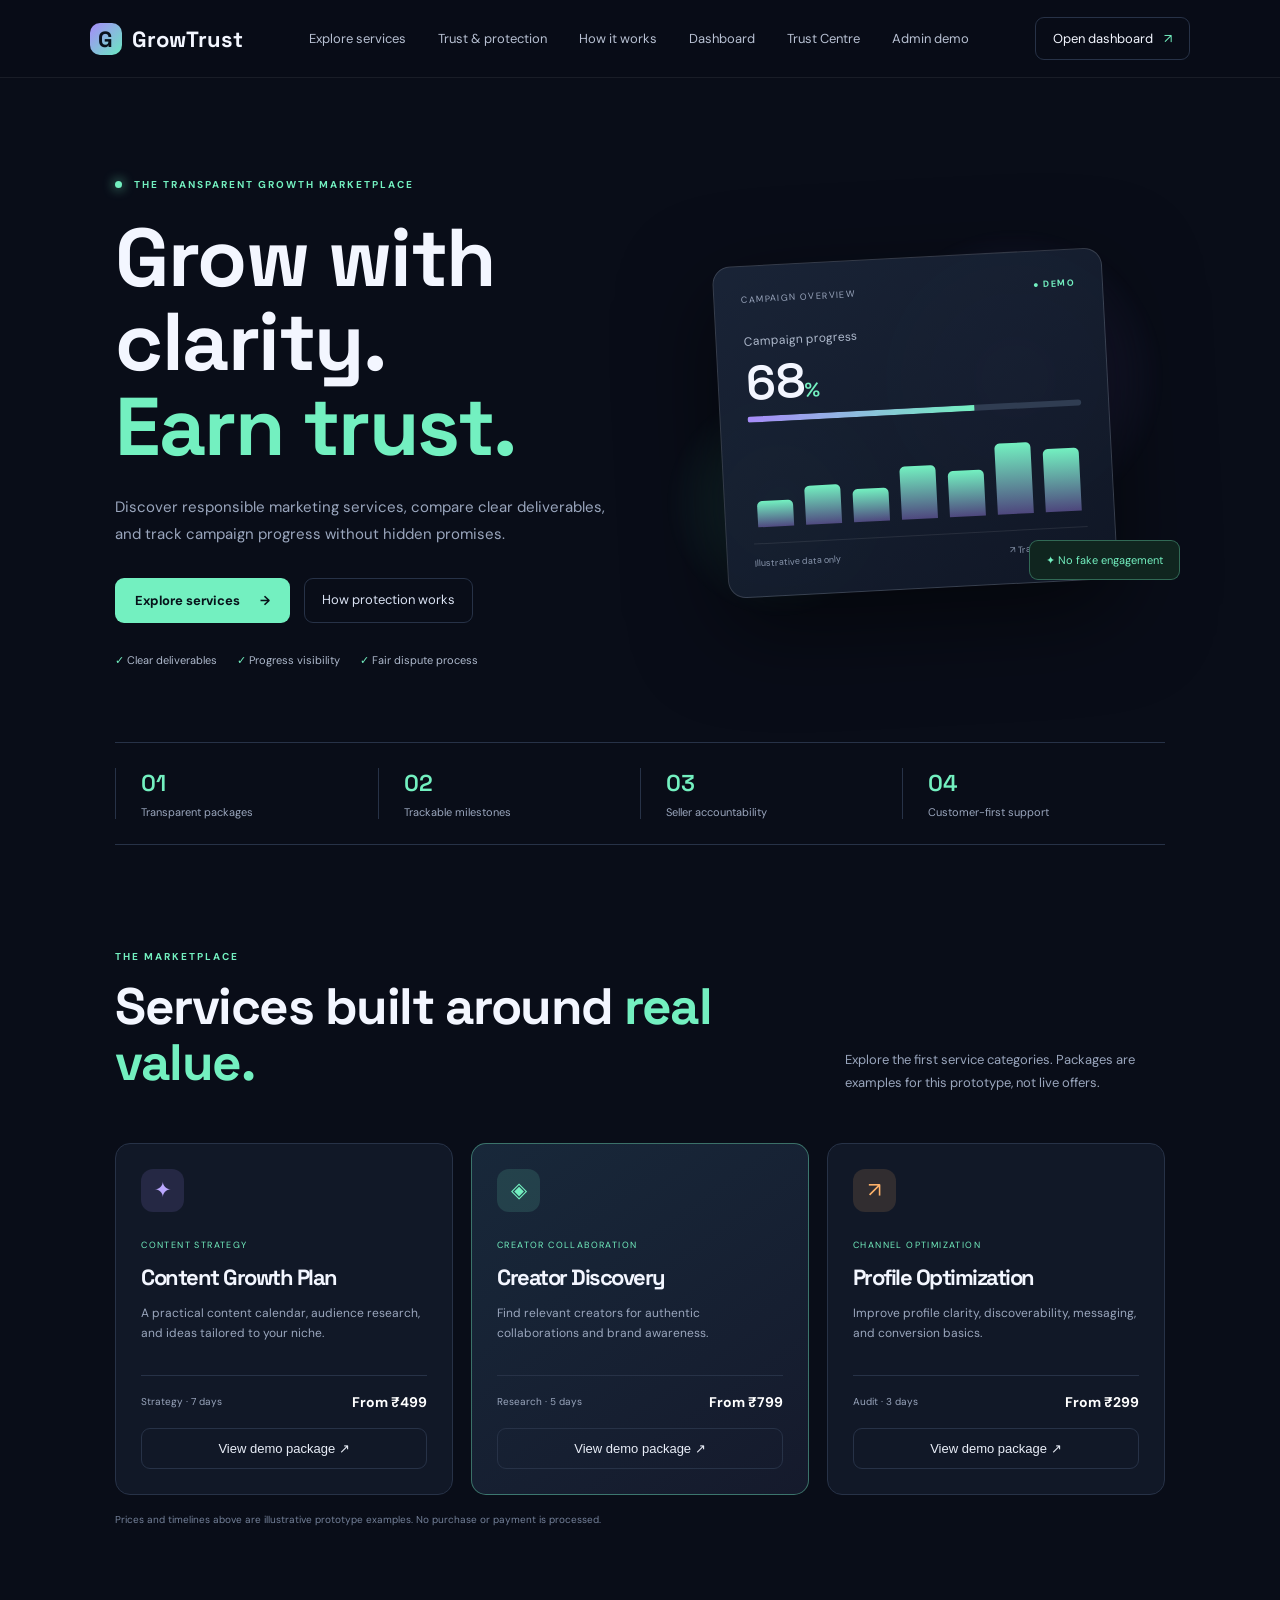
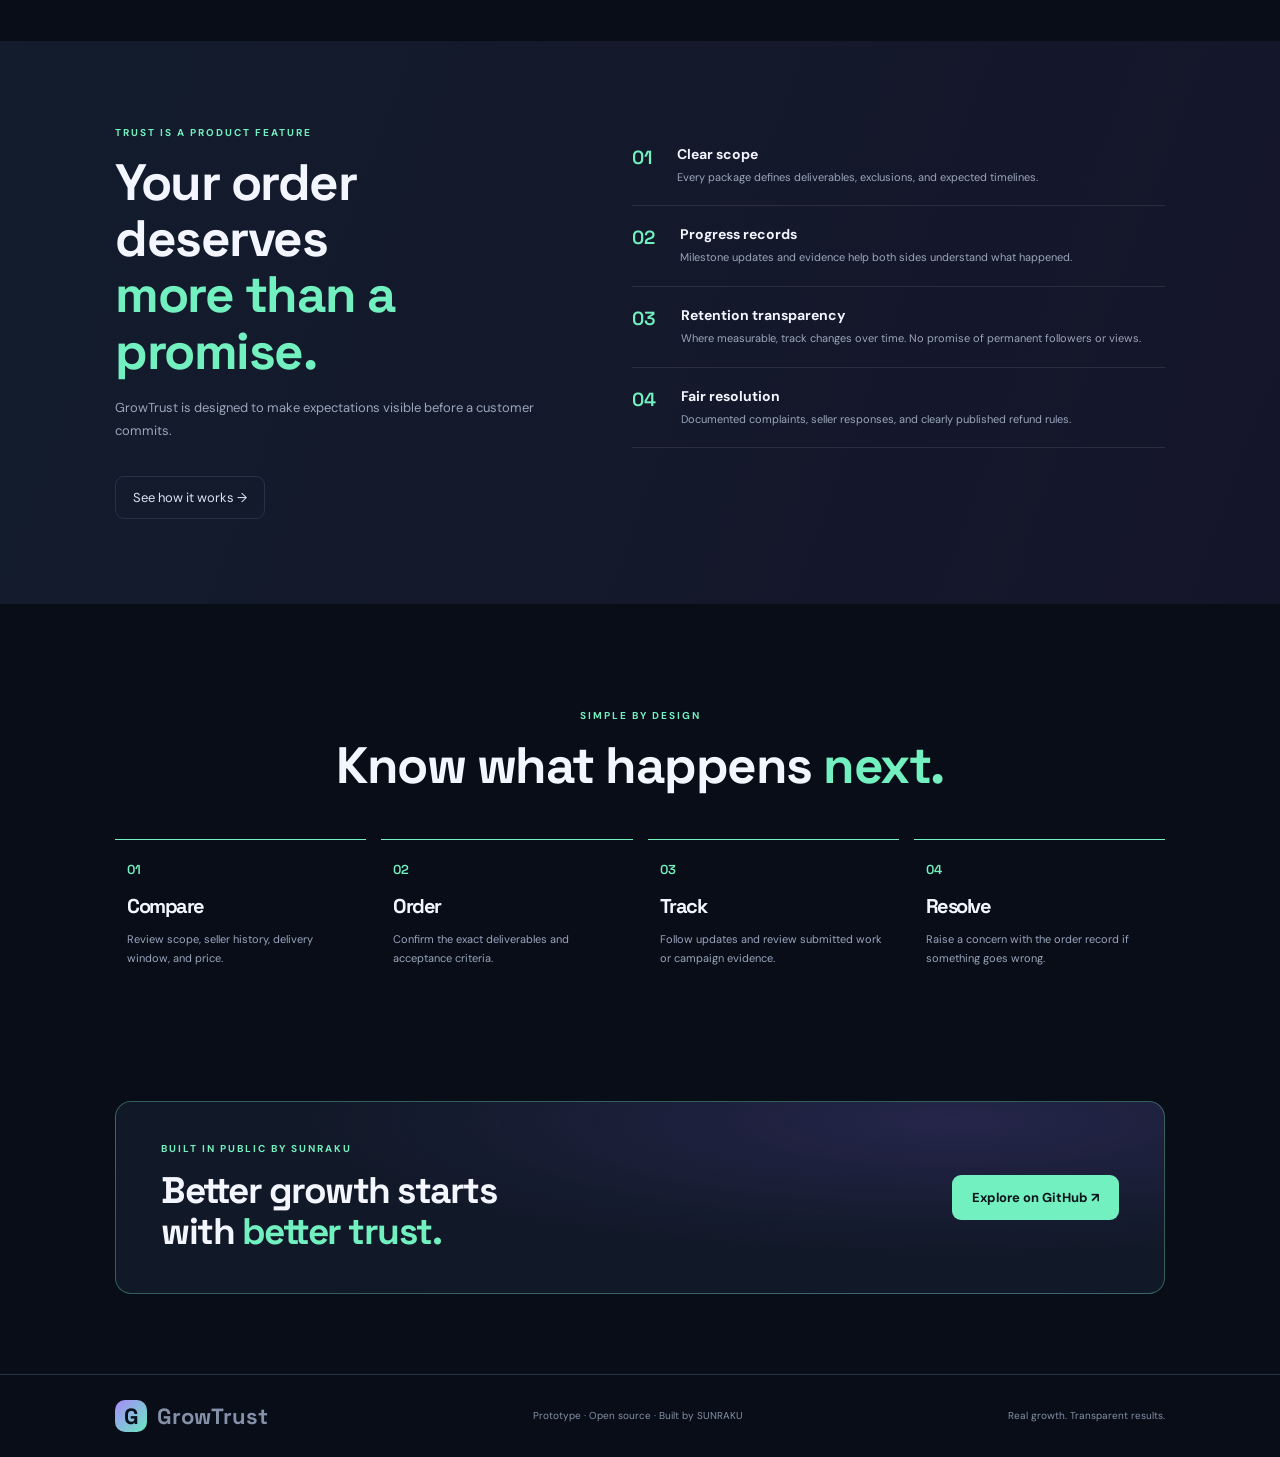
<file: index.html>
<!doctype html>
<html lang="en">
<head>
<meta charset="utf-8"><meta name="viewport" content="width=device-width,initial-scale=1">
<meta name="theme-color" content="#090d18"><meta name="description" content="GrowTrust — a transparent marketplace for compliant social media growth and digital marketing services.">
<title>GrowTrust — Real Growth. Transparent Results.</title><link rel="stylesheet" href="styles.css">
</head>
<body>
<header class="topbar"><a class="brand" href="#"><span class="brand-mark">G</span> GrowTrust</a><nav><a href="#services">Explore services</a><a href="#protection">Trust & protection</a><a href="#how">How it works</a><a href="dashboard.html">Dashboard</a><a href="trust.html">Trust Centre</a><a href="admin.html">Admin demo</a></nav><a class="nav-cta" href="dashboard.html">Open dashboard <span>↗</span></a></header>
<main>
<section class="hero"><div class="hero-copy"><div class="eyebrow"><i></i> THE TRANSPARENT GROWTH MARKETPLACE</div><h1>Grow with clarity.<br><em>Earn trust.</em></h1><p>Discover responsible marketing services, compare clear deliverables, and track campaign progress without hidden promises.</p><div class="hero-actions"><a class="primary" href="#services">Explore services <span>→</span></a><a class="secondary" href="#protection">How protection works</a></div><div class="proof"><span>✓ Clear deliverables</span><span>✓ Progress visibility</span><span>✓ Fair dispute process</span></div></div><div class="hero-visual"><div class="orb orb-a"></div><div class="orb orb-b"></div><div class="growth-card"><div class="card-top"><span>CAMPAIGN OVERVIEW</span><b class="live">● DEMO</b></div><div class="metric-label">Campaign progress</div><div class="metric">68<span>%</span></div><div class="progress"><i></i></div><div class="chart"><span style="height:28%"></span><span style="height:42%"></span><span style="height:35%"></span><span style="height:57%"></span><span style="height:49%"></span><span style="height:76%"></span><span style="height:68%"></span></div><div class="card-foot"><span>Illustrative data only</span><span>↗ Tracking preview</span></div></div><div class="float-tag">✦ No fake engagement</div></div></section>
<section class="stats"><div><strong>01</strong><span>Transparent packages</span></div><div><strong>02</strong><span>Trackable milestones</span></div><div><strong>03</strong><span>Seller accountability</span></div><div><strong>04</strong><span>Customer-first support</span></div></section>
<section class="section" id="services"><div class="section-head"><div><div class="eyebrow">THE MARKETPLACE</div><h2>Services built around <em>real value.</em></h2></div><p>Explore the first service categories. Packages are examples for this prototype, not live offers.</p></div><div class="services">
<article class="service"><div class="service-icon purple">✦</div><div class="tag">CONTENT STRATEGY</div><h3>Content Growth Plan</h3><p>A practical content calendar, audience research, and ideas tailored to your niche.</p><div class="service-bottom"><span>Strategy · 7 days</span><b>From ₹499</b></div><button class="outline order" data-service="Content Growth Plan">View demo package ↗</button></article>
<article class="service featured"><div class="service-icon mint">◈</div><div class="tag">CREATOR COLLABORATION</div><h3>Creator Discovery</h3><p>Find relevant creators for authentic collaborations and brand awareness.</p><div class="service-bottom"><span>Research · 5 days</span><b>From ₹799</b></div><button class="outline order" data-service="Creator Discovery">View demo package ↗</button></article>
<article class="service"><div class="service-icon orange">↗</div><div class="tag">CHANNEL OPTIMIZATION</div><h3>Profile Optimization</h3><p>Improve profile clarity, discoverability, messaging, and conversion basics.</p><div class="service-bottom"><span>Audit · 3 days</span><b>From ₹299</b></div><button class="outline order" data-service="Profile Optimization">View demo package ↗</button></article>
</div><p class="fineprint">Prices and timelines above are illustrative prototype examples. No purchase or payment is processed.</p></section>
<section class="protection" id="protection"><div class="protection-copy"><div class="eyebrow">TRUST IS A PRODUCT FEATURE</div><h2>Your order deserves<br><em>more than a promise.</em></h2><p>GrowTrust is designed to make expectations visible before a customer commits.</p><a class="secondary light" href="#how">See how it works →</a></div><div class="protection-list"><div><b>01</b><span><strong>Clear scope</strong><small>Every package defines deliverables, exclusions, and expected timelines.</small></span></div><div><b>02</b><span><strong>Progress records</strong><small>Milestone updates and evidence help both sides understand what happened.</small></span></div><div><b>03</b><span><strong>Retention transparency</strong><small>Where measurable, track changes over time. No promise of permanent followers or views.</small></span></div><div><b>04</b><span><strong>Fair resolution</strong><small>Documented complaints, seller responses, and clearly published refund rules.</small></span></div></div></section>
<section class="section how" id="how"><div class="eyebrow">SIMPLE BY DESIGN</div><h2>Know what happens <em>next.</em></h2><div class="steps"><div><b>01</b><h3>Compare</h3><p>Review scope, seller history, delivery window, and price.</p></div><div><b>02</b><h3>Order</h3><p>Confirm the exact deliverables and acceptance criteria.</p></div><div><b>03</b><h3>Track</h3><p>Follow updates and review submitted work or campaign evidence.</p></div><div><b>04</b><h3>Resolve</h3><p>Raise a concern with the order record if something goes wrong.</p></div></div></section>
<section class="cta"><div><div class="eyebrow">BUILT IN PUBLIC BY SUNRAKU</div><h2>Better growth starts<br>with <em>better trust.</em></h2></div><a class="primary" href="https://github.com/shanraku/growtrust" target="_blank" rel="noopener">Explore on GitHub ↗</a></section>
</main>
<footer><a class="brand" href="#"><span class="brand-mark">G</span> GrowTrust</a><span>Prototype · Open source · Built by SUNRAKU</span><span>Real growth. Transparent results.</span></footer>
<dialog id="orderDialog"><form method="dialog" class="dialog-card"><button class="close" aria-label="Close">×</button><div class="eyebrow">DEMO REQUEST</div><h2 id="dialogTitle">Service name</h2><p>This is a frontend prototype. No payment will be taken and no service will be delivered.</p><label for="email">Your email (optional)</label><input id="email" type="email" placeholder="you@example.com"><button class="primary" id="saveDemo" type="button">Save demo request</button><small id="dialogStatus" aria-live="polite"></small></form></dialog>
<script src="app.js"></script></body></html>
</file>
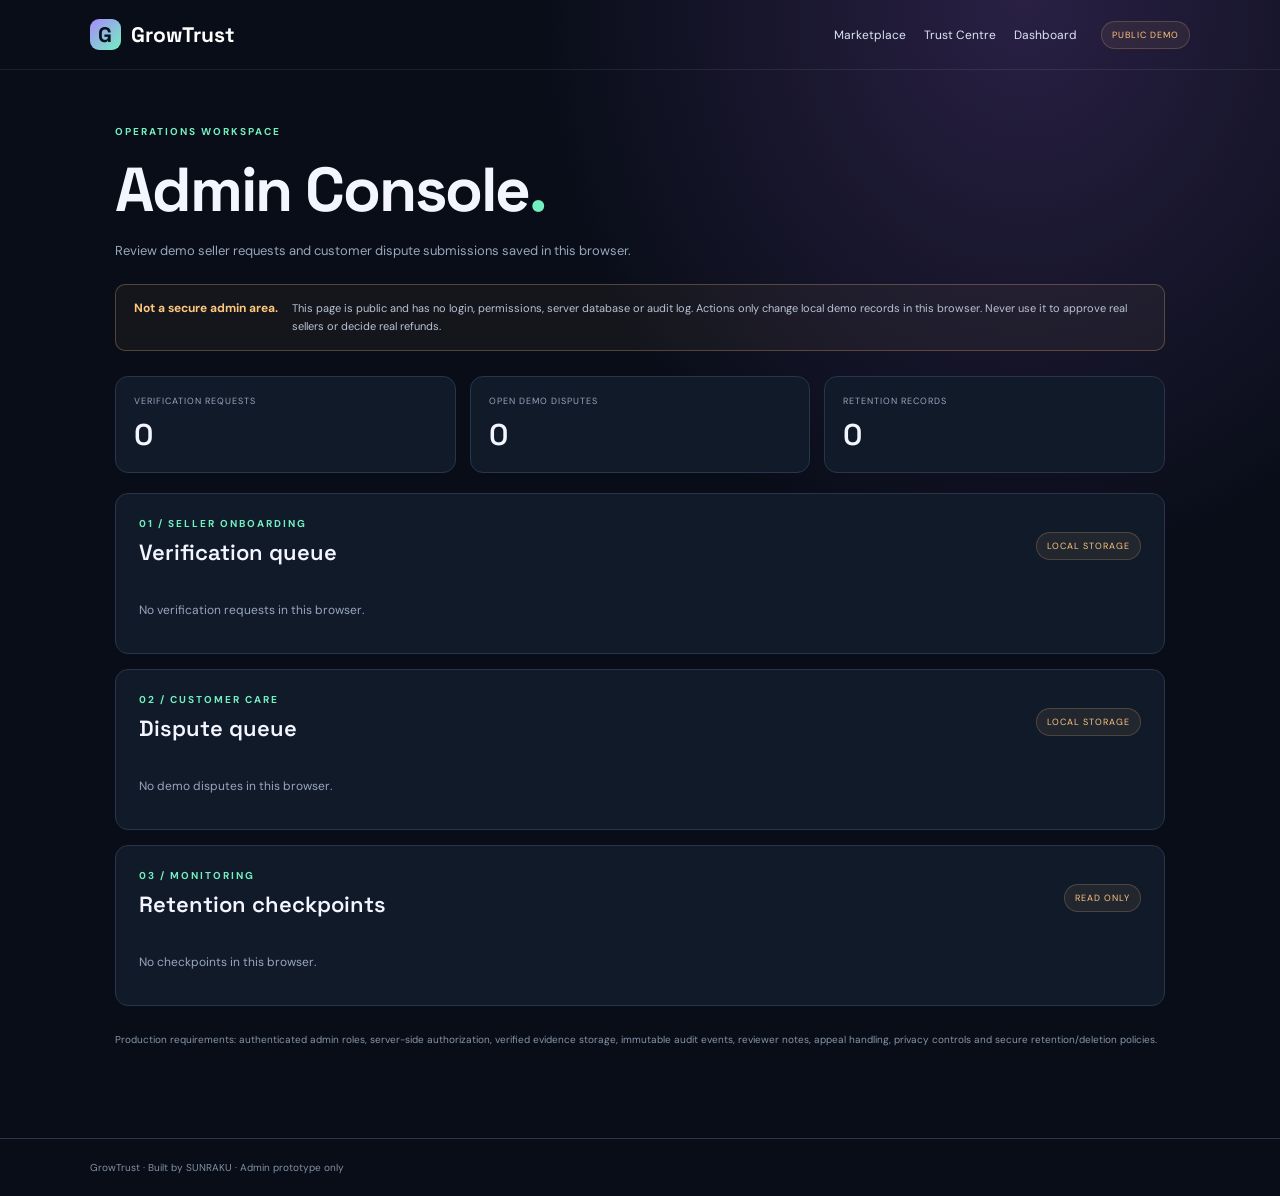
<file: admin.html>
<!doctype html>
<html lang="en"><head><meta charset="utf-8"><meta name="viewport" content="width=device-width,initial-scale=1"><meta name="theme-color" content="#090d18"><meta name="description" content="GrowTrust admin workflow prototype."><title>Admin Console — GrowTrust</title><link rel="stylesheet" href="admin.css"></head>
<body><header class="bar"><a class="brand" href="index.html"><span class="mark">G</span> GrowTrust</a><nav><a href="index.html">Marketplace</a><a href="trust.html">Trust Centre</a><a href="dashboard.html">Dashboard</a></nav><span class="demo">PUBLIC DEMO</span></header>
<main class="wrap"><section class="intro"><div class="eyebrow">OPERATIONS WORKSPACE</div><h1>Admin Console<span>.</span></h1><p>Review demo seller requests and customer dispute submissions saved in this browser.</p></section>
<div class="danger"><b>Not a secure admin area.</b><span>This page is public and has no login, permissions, server database or audit log. Actions only change local demo records in this browser. Never use it to approve real sellers or decide real refunds.</span></div>
<section class="stats"><article><small>VERIFICATION REQUESTS</small><strong id="verifyCount">0</strong></article><article><small>OPEN DEMO DISPUTES</small><strong id="disputeCount">0</strong></article><article><small>RETENTION RECORDS</small><strong id="retentionCount">0</strong></article></section>
<section class="panel"><div class="head"><div><div class="eyebrow">01 / SELLER ONBOARDING</div><h2>Verification queue</h2></div><span class="tag">LOCAL STORAGE</span></div><div id="verificationQueue" class="queue"><p class="empty">No verification requests in this browser.</p></div></section>
<section class="panel"><div class="head"><div><div class="eyebrow">02 / CUSTOMER CARE</div><h2>Dispute queue</h2></div><span class="tag">LOCAL STORAGE</span></div><div id="disputeQueue" class="queue"><p class="empty">No demo disputes in this browser.</p></div></section>
<section class="panel"><div class="head"><div><div class="eyebrow">03 / MONITORING</div><h2>Retention checkpoints</h2></div><span class="tag">READ ONLY</span></div><div id="retentionQueue" class="queue"><p class="empty">No checkpoints in this browser.</p></div></section>
<p class="footnote">Production requirements: authenticated admin roles, server-side authorization, verified evidence storage, immutable audit events, reviewer notes, appeal handling, privacy controls and secure retention/deletion policies.</p></main><footer>GrowTrust · Built by SUNRAKU · Admin prototype only</footer><script src="admin.js"></script></body></html>
</file>
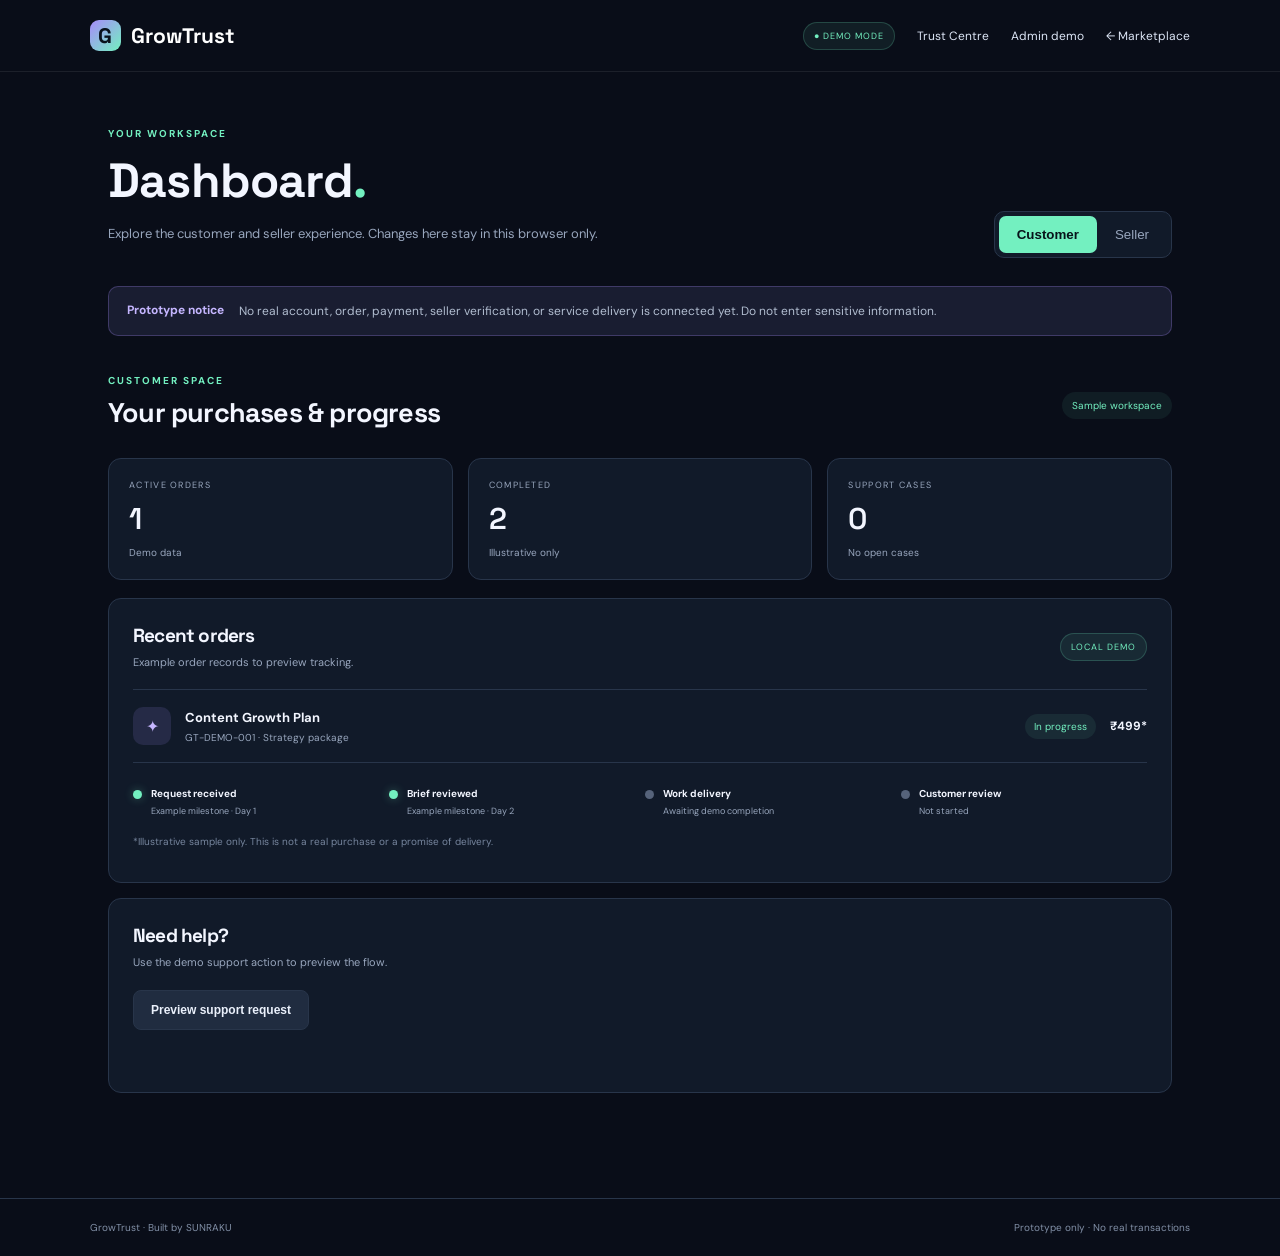
<file: dashboard.html>
<!doctype html>
<html lang="en"><head><meta charset="utf-8"><meta name="viewport" content="width=device-width,initial-scale=1"><meta name="theme-color" content="#090d18"><meta name="description" content="GrowTrust customer and seller dashboard prototype."><title>Dashboard — GrowTrust</title><link rel="stylesheet" href="dashboard.css"></head>
<body>
<header class="bar"><a class="brand" href="index.html"><span class="mark">G</span> GrowTrust</a><div class="bar-right"><span class="demo-pill">● DEMO MODE</span><a href="trust.html">Trust Centre</a><a href="admin.html">Admin demo</a><a href="index.html">← Marketplace</a></div></header>
<main class="wrap"><div class="welcome"><div><div class="eyebrow">YOUR WORKSPACE</div><h1>Dashboard<span>.</span></h1><p>Explore the customer and seller experience. Changes here stay in this browser only.</p></div><div class="switch" role="group" aria-label="Choose dashboard"><button class="active" data-view="customer">Customer</button><button data-view="seller">Seller</button></div></div>
<div class="notice"><b>Prototype notice</b><span>No real account, order, payment, seller verification, or service delivery is connected yet. Do not enter sensitive information.</span></div>
<section id="customerView" class="view"><div class="section-title"><div><div class="eyebrow">CUSTOMER SPACE</div><h2>Your purchases & progress</h2></div><span class="status">Sample workspace</span></div>
<div class="metrics"><article><small>ACTIVE ORDERS</small><strong id="activeCount">1</strong><span>Demo data</span></article><article><small>COMPLETED</small><strong>2</strong><span>Illustrative only</span></article><article><small>SUPPORT CASES</small><strong>0</strong><span>No open cases</span></article></div>
<div class="panel"><div class="panel-head"><div><h3>Recent orders</h3><p>Example order records to preview tracking.</p></div><span class="tag">LOCAL DEMO</span></div><div class="order-row"><div class="order-icon">✦</div><div class="order-info"><b>Content Growth Plan</b><small>GT-DEMO-001 · Strategy package</small></div><span class="order-state">In progress</span><b class="price">₹499*</b></div><div class="timeline"><div class="done"><i></i><span><b>Request received</b><small>Example milestone · Day 1</small></span></div><div class="done"><i></i><span><b>Brief reviewed</b><small>Example milestone · Day 2</small></span></div><div class="pending"><i></i><span><b>Work delivery</b><small>Awaiting demo completion</small></span></div><div class="pending"><i></i><span><b>Customer review</b><small>Not started</small></span></div></div><p class="disclaimer">*Illustrative sample only. This is not a real purchase or a promise of delivery.</p></div>
<div class="panel"><div class="panel-head"><div><h3>Need help?</h3><p>Use the demo support action to preview the flow.</p></div></div><button class="button secondary" id="supportBtn">Preview support request</button><p class="feedback" id="customerFeedback" aria-live="polite"></p></div></section>
<section id="sellerView" class="view hidden"><div class="section-title"><div><div class="eyebrow">SELLER STUDIO</div><h2>Manage your services</h2></div><span class="status pending-badge">Not verified</span></div>
<div class="metrics"><article><small>ACTIVE LISTINGS</small><strong id="listingCount">0</strong><span>Saved on this device</span></article><article><small>NEW ORDERS</small><strong>0</strong><span>No live orders</span></article><article><small>DEMO EARNINGS</small><strong>₹0</strong><span>No payments connected</span></article></div>
<div class="panel"><div class="panel-head"><div><h3>Create a service listing</h3><p>Describe a legitimate service with specific deliverables.</p></div><span class="tag">LOCAL DEMO</span></div><form id="listingForm"><label for="serviceName">Service title</label><input id="serviceName" maxlength="70" required placeholder="e.g. Instagram content strategy"><label for="serviceType">Category</label><select id="serviceType"><option>Content strategy</option><option>Creator collaboration research</option><option>Profile optimization</option><option>Analytics and reporting</option><option>Design and editing</option></select><label for="deliverables">What will the customer receive?</label><textarea id="deliverables" maxlength="400" required placeholder="List exact deliverables, quantity, format, and exclusions."></textarea><div class="form-grid"><div><label for="price">Example price (₹)</label><input id="price" type="number" min="1" max="100000" required placeholder="499"></div><div><label for="days">Delivery window (days)</label><input id="days" type="number" min="1" max="90" required placeholder="7"></div></div><label class="check"><input type="checkbox" id="policy" required><span>I will not sell fake followers, bots, artificial views, or guaranteed outcomes.</span></label><button class="button primary" type="submit">Save demo listing</button><p class="feedback" id="sellerFeedback" aria-live="polite"></p></form></div>
<div class="panel"><div class="panel-head"><div><h3>Your saved listings</h3><p>Stored in local browser storage, not published to a marketplace.</p></div></div><div id="listingOutput" class="listing-output"><p class="empty">No demo listings yet. Create one above.</p></div></div></section>
</main><footer><span>GrowTrust · Built by SUNRAKU</span><span>Prototype only · No real transactions</span></footer><script src="dashboard.js"></script></body></html>
</file>
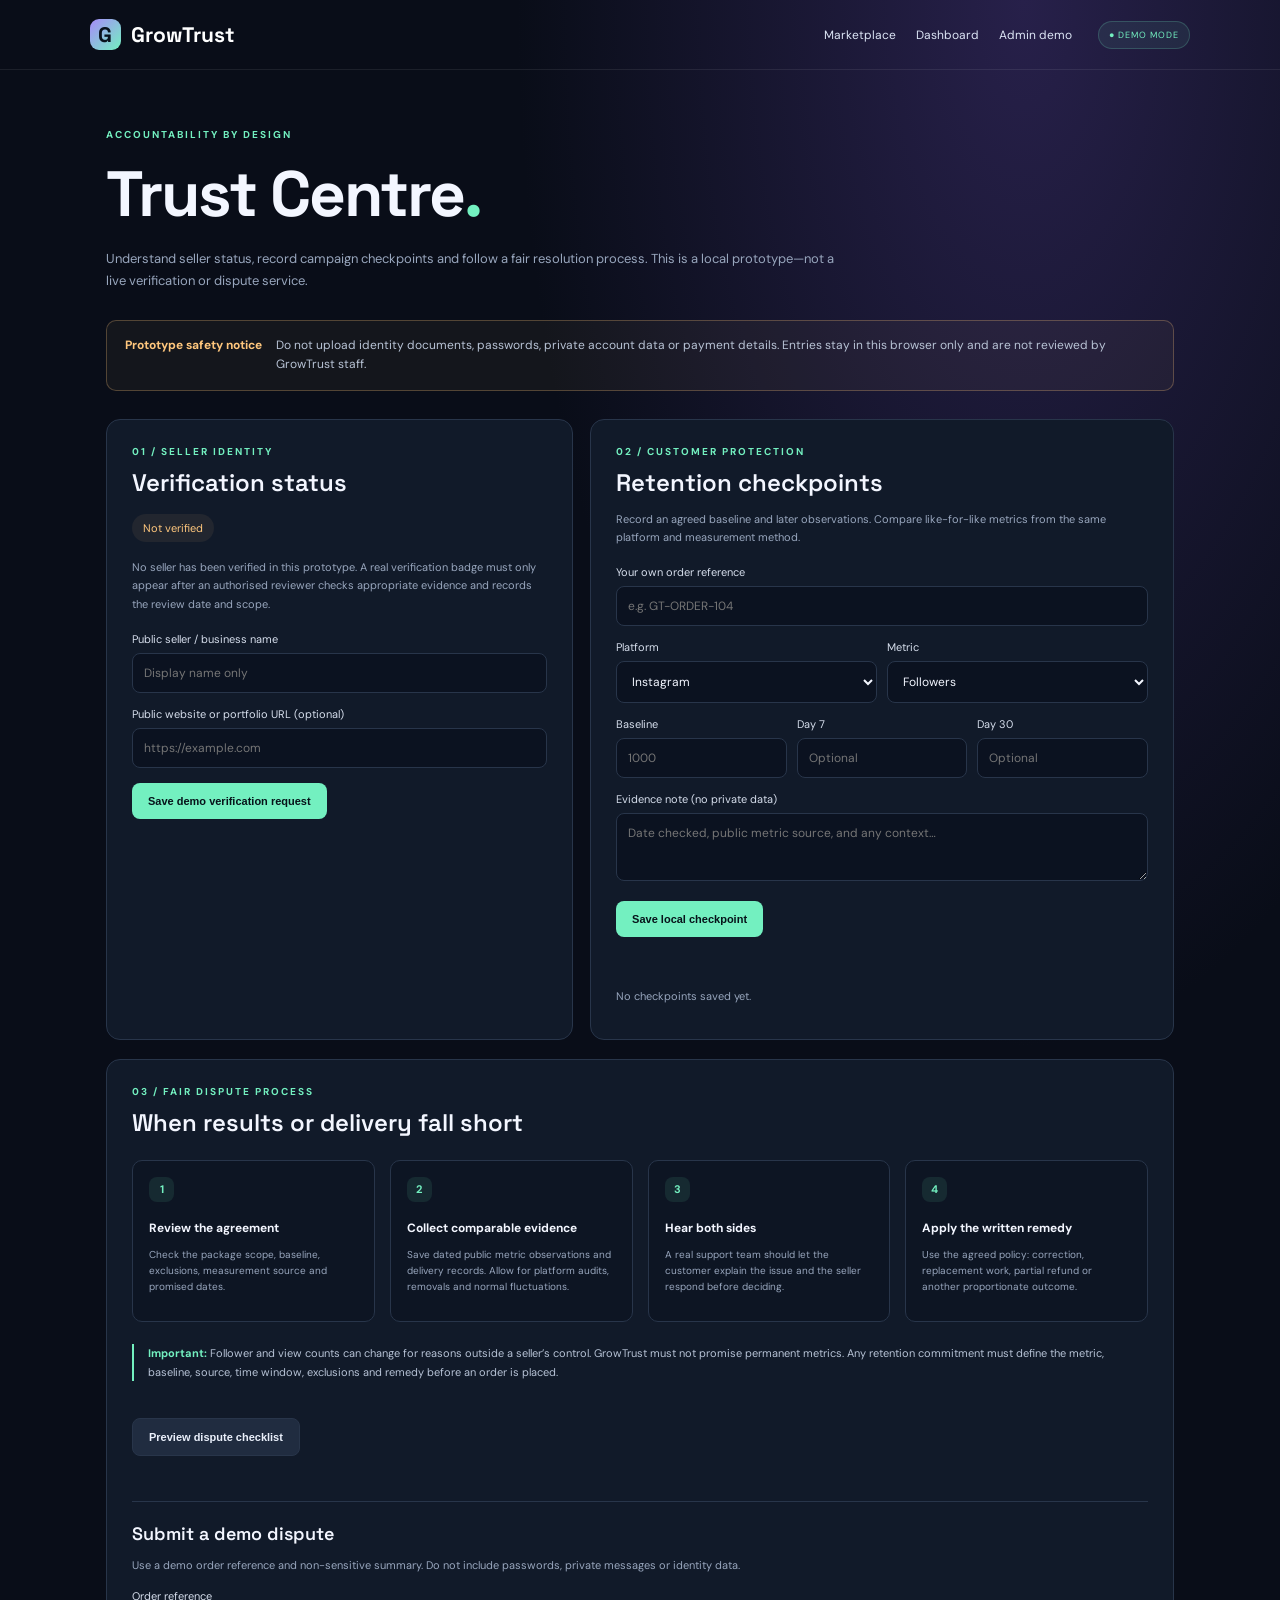
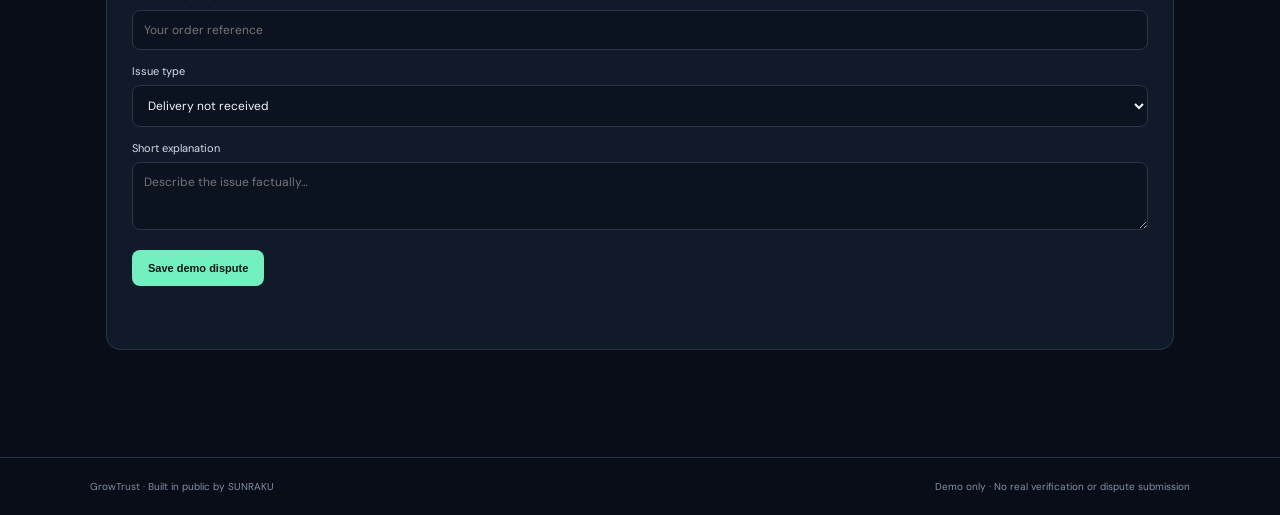
<file: trust.html>
<!doctype html>
<html lang="en"><head><meta charset="utf-8"><meta name="viewport" content="width=device-width,initial-scale=1"><meta name="theme-color" content="#090d18"><meta name="description" content="GrowTrust trust centre: seller verification, retention tracking and fair dispute guidance."><title>Trust Centre — GrowTrust</title><link rel="stylesheet" href="trust.css"></head>
<body>
<header class="bar"><a class="brand" href="index.html"><span class="mark">G</span> GrowTrust</a><nav><a href="index.html">Marketplace</a><a href="dashboard.html">Dashboard</a><a href="admin.html">Admin demo</a></nav><span class="demo">● DEMO MODE</span></header>
<main class="wrap">
<section class="intro"><div class="eyebrow">ACCOUNTABILITY BY DESIGN</div><h1>Trust Centre<span>.</span></h1><p>Understand seller status, record campaign checkpoints and follow a fair resolution process. This is a local prototype—not a live verification or dispute service.</p></section>
<div class="warning"><b>Prototype safety notice</b><span>Do not upload identity documents, passwords, private account data or payment details. Entries stay in this browser only and are not reviewed by GrowTrust staff.</span></div>
<section class="grid">
<article class="panel"><div class="eyebrow">01 / SELLER IDENTITY</div><h2>Verification status</h2><div class="status">Not verified</div><p class="muted">No seller has been verified in this prototype. A real verification badge must only appear after an authorised reviewer checks appropriate evidence and records the review date and scope.</p><form id="verifyForm"><label for="publicName">Public seller / business name</label><input id="publicName" maxlength="70" placeholder="Display name only"><label for="siteUrl">Public website or portfolio URL (optional)</label><input id="siteUrl" type="url" maxlength="180" placeholder="https://example.com"><button class="primary" type="submit">Save demo verification request</button><p id="verifyFeedback" class="feedback" aria-live="polite"></p></form></article>
<article class="panel"><div class="eyebrow">02 / CUSTOMER PROTECTION</div><h2>Retention checkpoints</h2><p class="muted">Record an agreed baseline and later observations. Compare like-for-like metrics from the same platform and measurement method.</p><form id="retentionForm"><label for="orderRef">Your own order reference</label><input id="orderRef" maxlength="40" placeholder="e.g. GT-ORDER-104"><div class="two"><div><label for="platform">Platform</label><select id="platform"><option>Instagram</option><option>YouTube</option><option>Facebook</option><option>TikTok</option><option>Other</option></select></div><div><label for="metric">Metric</label><select id="metric"><option>Followers</option><option>Views</option><option>Subscribers</option><option>Engagement rate</option></select></div></div><div class="three"><div><label for="baseline">Baseline</label><input id="baseline" type="number" min="0" required placeholder="1000"></div><div><label for="day7">Day 7</label><input id="day7" type="number" min="0" placeholder="Optional"></div><div><label for="day30">Day 30</label><input id="day30" type="number" min="0" placeholder="Optional"></div></div><label for="evidenceNote">Evidence note (no private data)</label><textarea id="evidenceNote" maxlength="300" placeholder="Date checked, public metric source, and any context…"></textarea><button class="primary" type="submit">Save local checkpoint</button><p id="retentionFeedback" class="feedback" aria-live="polite"></p></form><div id="checkpointList" class="records"><p class="empty">No checkpoints saved yet.</p></div></article>
</section>
<section class="panel resolution"><div class="eyebrow">03 / FAIR DISPUTE PROCESS</div><h2>When results or delivery fall short</h2><div class="steps"><div><b>1</b><strong>Review the agreement</strong><p>Check the package scope, baseline, exclusions, measurement source and promised dates.</p></div><div><b>2</b><strong>Collect comparable evidence</strong><p>Save dated public metric observations and delivery records. Allow for platform audits, removals and normal fluctuations.</p></div><div><b>3</b><strong>Hear both sides</strong><p>A real support team should let the customer explain the issue and the seller respond before deciding.</p></div><div><b>4</b><strong>Apply the written remedy</strong><p>Use the agreed policy: correction, replacement work, partial refund or another proportionate outcome.</p></div></div><p class="policy"><strong>Important:</strong> Follower and view counts can change for reasons outside a seller’s control. GrowTrust must not promise permanent metrics. Any retention commitment must define the metric, baseline, source, time window, exclusions and remedy before an order is placed.</p><button class="secondary" id="disputeBtn" type="button">Preview dispute checklist</button><p id="disputeFeedback" class="feedback" aria-live="polite"></p><form id="disputeForm" class="dispute-form"><h3>Submit a demo dispute</h3><p class="muted">Use a demo order reference and non-sensitive summary. Do not include passwords, private messages or identity data.</p><label for="disputeRef">Order reference</label><input id="disputeRef" maxlength="40" required placeholder="Your order reference"><label for="disputeCategory">Issue type</label><select id="disputeCategory"><option>Delivery not received</option><option>Deliverables differ from agreement</option><option>Retention concern</option><option>Communication issue</option><option>Other</option></select><label for="disputeNote">Short explanation</label><textarea id="disputeNote" maxlength="500" required placeholder="Describe the issue factually…"></textarea><button class="primary" type="submit">Save demo dispute</button><p id="disputeSubmitFeedback" class="feedback" aria-live="polite"></p></form></section>
</main><footer><span>GrowTrust · Built in public by SUNRAKU</span><span>Demo only · No real verification or dispute submission</span></footer><script src="trust.js"></script></body></html>
</file>
<file: styles.css>
@import url('https://fonts.googleapis.com/css2?family=DM+Sans:wght@400;500;600;700&family=Space+Grotesk:wght@400;500;600;700&display=swap');
:root{--bg:#090d18;--panel:#111827;--text:#f3f6ff;--muted:#9aa6bd;--line:#273247;--mint:#73f0c0;--purple:#a78bfa}*{box-sizing:border-box}html{scroll-behavior:smooth}body{margin:0;background:var(--bg);color:var(--text);font-family:'DM Sans',sans-serif}a{color:inherit;text-decoration:none}.topbar{height:78px;display:flex;align-items:center;justify-content:space-between;padding:0 7%;border-bottom:1px solid #ffffff12;position:sticky;top:0;background:#090d18eF;backdrop-filter:blur(16px);z-index:5}.brand{font:700 22px 'Space Grotesk';display:flex;gap:10px;align-items:center}.brand-mark{display:grid;place-items:center;width:32px;height:32px;border-radius:10px;background:linear-gradient(135deg,#a78bfa,#69e9c1);color:#09111c}.topbar nav{display:flex;gap:32px;color:#b7c0d2;font-size:13px}.nav-cta,.secondary,.outline{border:1px solid var(--line);padding:12px 17px;border-radius:9px;font-size:13px}.nav-cta span{color:var(--mint);margin-left:8px}.hero{min-height:590px;padding:100px 9% 75px;display:grid;grid-template-columns:1fr 1fr;align-items:center;gap:50px;overflow:hidden}.eyebrow{font-size:10px;letter-spacing:2px;color:var(--mint);font-weight:700}.eyebrow i{display:inline-block;width:7px;height:7px;background:var(--mint);border-radius:50%;margin-right:8px;box-shadow:0 0 12px var(--mint)}h1,h2,h3{font-family:'Space Grotesk';letter-spacing:-1.5px}h1{font-size:clamp(52px,6.4vw,82px);line-height:1.03;margin:25px 0}h1 em,h2 em{font-style:normal;color:var(--mint)}.hero-copy>p,.section-head>p,.protection-copy>p{color:var(--muted);line-height:1.8;max-width:490px;font-size:15px}.hero-actions{display:flex;gap:14px;margin:30px 0}.primary{display:inline-flex;align-items:center;justify-content:center;gap:20px;background:var(--mint);color:#07131a;border:0;border-radius:9px;padding:14px 20px;font-weight:700;font-size:13px;cursor:pointer}.secondary{color:#dbe3f4}.proof{display:flex;gap:20px;flex-wrap:wrap;color:#aeb9cc;font-size:11px}.proof span:first-letter{color:var(--mint)}.hero-visual{height:390px;position:relative;display:grid;place-items:center}.orb{position:absolute;border-radius:50%;filter:blur(2px)}.orb-a{width:300px;height:300px;background:radial-gradient(circle,#7863d844,transparent 70%);top:0;right:0}.orb-b{width:230px;height:230px;background:radial-gradient(circle,#58e9bd2c,transparent 70%);bottom:0;left:0}.growth-card{z-index:1;width:min(390px,90%);padding:27px;border:1px solid #ffffff24;border-radius:18px;background:linear-gradient(145deg,#1b2639eF,#111827eF);box-shadow:0 30px 90px #0008;transform:rotate(-3deg)}.card-top,.card-foot,.service-bottom{display:flex;justify-content:space-between;align-items:center}.card-top{font-size:9px;letter-spacing:1.4px;color:#9aa6bd}.live{color:var(--mint);font-size:9px}.metric-label{font-size:12px;color:#aeb9cc;margin-top:28px}.metric{font:600 48px 'Space Grotesk';margin:3px 0}.metric span{font-size:20px;color:var(--mint)}.progress{height:6px;border-radius:10px;background:#303d52;overflow:hidden}.progress i{display:block;width:68%;height:100%;background:linear-gradient(90deg,#a78bfa,#73f0c0)}.chart{height:105px;display:flex;align-items:end;gap:12px;padding:12px 5px 0}.chart span{flex:1;border-radius:5px 5px 0 0;background:linear-gradient(#73f0c0,#a78bfa66)}.card-foot{border-top:1px solid #ffffff16;margin-top:16px;padding-top:13px;color:#8996ad;font-size:9px}.float-tag{position:absolute;right:-3%;bottom:38px;padding:12px 16px;border:1px solid #73f0c055;background:#10251f;border-radius:9px;color:var(--mint);font-size:11px;z-index:2}.stats{margin:0 9%;border-top:1px solid var(--line);border-bottom:1px solid var(--line);display:grid;grid-template-columns:repeat(4,1fr);padding:25px 0}.stats div{display:flex;flex-direction:column;gap:7px;padding-left:25px;border-left:1px solid var(--line)}.stats strong{font:600 23px 'Space Grotesk';color:var(--mint)}.stats span{font-size:11px;color:var(--muted)}.section{padding:105px 9%}.section-head{display:flex;justify-content:space-between;align-items:end;margin-bottom:35px}.section h2,.protection h2,.cta h2{font-size:clamp(35px,4vw,52px);line-height:1.1;margin:16px 0}.section-head>p{max-width:320px;font-size:13px}.services{display:grid;grid-template-columns:repeat(3,1fr);gap:18px}.service{background:var(--panel);border:1px solid var(--line);padding:25px;border-radius:15px;transition:.2s}.service:hover{transform:translateY(-5px);border-color:#73f0c077}.service.featured{background:linear-gradient(145deg,#18283a,#151a2c);border-color:#73f0c066}.service-icon{width:43px;height:43px;border-radius:12px;display:grid;place-items:center;font-size:21px;margin-bottom:27px}.purple{background:#a78bfa22;color:#bba8ff}.mint{background:#73f0c022;color:var(--mint)}.orange{background:#ffb36b22;color:#ffb36b}.tag{font-size:9px;letter-spacing:1.4px;color:var(--mint)}.service h3{font-size:22px;margin:12px 0}.service p{font-size:12px;line-height:1.7;color:var(--muted);min-height:60px}.service-bottom{border-top:1px solid var(--line);padding:17px 0;color:var(--muted);font-size:10px}.service-bottom b{font-size:14px;color:#fff}.outline{width:100%;background:transparent;color:#e9eef8;cursor:pointer}.fineprint{color:#748199;font-size:10px;margin-top:18px}.protection{padding:85px 9%;background:linear-gradient(110deg,#121c2c,#15152a);display:grid;grid-template-columns:.9fr 1.1fr;gap:80px}.protection-copy>p{font-size:13px}.light{display:inline-block;margin-top:20px}.protection-list>div{display:flex;gap:25px;padding:19px 0;border-bottom:1px solid #ffffff18}.protection-list b{font:600 19px 'Space Grotesk';color:var(--mint)}.protection-list span{display:flex;flex-direction:column;gap:6px}.protection-list strong{font-size:14px}.protection-list small{color:var(--muted);font-size:11px;line-height:1.6}.how{text-align:center}.how>.eyebrow{margin-bottom:12px}.steps{display:grid;grid-template-columns:repeat(4,1fr);gap:15px;text-align:left;margin-top:45px}.steps>div{border-top:1px solid var(--mint);padding:18px 12px}.steps b{color:var(--mint);font:600 13px 'Space Grotesk'}.steps h3{font-size:20px;margin:14px 0 7px}.steps p{font-size:11px;line-height:1.7;color:var(--muted)}.cta{margin:0 9% 80px;padding:40px 45px;border:1px solid #73f0c055;border-radius:16px;background:radial-gradient(ellipse at 80% 10%,#725bd533,transparent 55%),#111827;display:flex;justify-content:space-between;align-items:center}.cta h2{font-size:37px;margin-bottom:0}footer{padding:25px 9%;border-top:1px solid var(--line);display:flex;justify-content:space-between;align-items:center;color:#8491a8;font-size:10px}.dialog-card{position:relative;background:#131d2d;color:var(--text);border:1px solid #ffffff2a;border-radius:15px;padding:32px;width:min(440px,90vw);display:flex;flex-direction:column;gap:15px}.dialog-card h2{margin:0}.dialog-card p,.dialog-card small{color:var(--muted);font-size:12px;line-height:1.6}.dialog-card label{font-size:11px}.dialog-card input{padding:13px;background:#0b1220;border:1px solid var(--line);border-radius:8px;color:white}.close{position:absolute;right:15px;top:12px;background:none;border:0;color:white;font-size:25px;cursor:pointer}dialog{padding:0;border:0;background:transparent}dialog::backdrop{background:#02050bcc;backdrop-filter:blur(5px)}@media(max-width:800px){.topbar{padding:0 5%;height:68px}.topbar nav{display:none}.hero{grid-template-columns:1fr;padding:75px 7% 45px;gap:10px}.hero-visual{height:330px}.stats{margin:0 7%;grid-template-columns:repeat(2,1fr);gap:20px}.stats div{padding:0 0 0 14px}.section{padding:75px 7%}.section-head{display:block}.services{grid-template-columns:1fr}.service p{min-height:0}.protection{grid-template-columns:1fr;gap:30px;padding:70px 7%}.steps{grid-template-columns:repeat(2,1fr)}.cta{margin:0 7% 55px;padding:28px;display:block}.cta .primary{margin-top:22px}footer{padding:25px 7%;gap:14px;flex-wrap:wrap}}@media(max-width:420px){h1{font-size:52px}.hero-actions{flex-direction:column;align-items:stretch}.proof{gap:10px}.steps{grid-template-columns:1fr}.float-tag{right:0}.nav-cta{font-size:11px;padding:10px}.brand{font-size:19px}}
</file>
<file: admin.css>
@import url('https://fonts.googleapis.com/css2?family=DM+Sans:wght@400;500;600;700&family=Space+Grotesk:wght@500;600;700&display=swap');:root{--bg:#090d18;--panel:#111a29;--line:#28354a;--text:#f3f6ff;--muted:#98a6bd;--mint:#73f0c0;--purple:#a78bfa;--orange:#ffc77d}*{box-sizing:border-box}body{margin:0;background:radial-gradient(ellipse at 80% 0%,#292044 0,transparent 34%),var(--bg);color:var(--text);font-family:'DM Sans',sans-serif}.bar{min-height:70px;padding:14px 7%;border-bottom:1px solid #ffffff14;display:flex;align-items:center;gap:24px}.brand{font:700 21px 'Space Grotesk';color:white;text-decoration:none;display:flex;align-items:center;gap:10px}.mark{width:31px;height:31px;border-radius:9px;background:linear-gradient(135deg,var(--purple),var(--mint));display:grid;place-items:center;color:#09111c}.bar nav{display:flex;gap:18px;margin-left:auto}.bar nav a{font-size:12px;color:#dce5f5;text-decoration:none}.demo,.tag{font-size:9px;letter-spacing:1px;color:var(--orange);background:#ffc77d12;border:1px solid #ffc77d33;border-radius:30px;padding:7px 10px}.wrap{max-width:1100px;margin:auto;padding:55px 25px 80px}.intro h1{font:700 clamp(40px,6vw,62px) 'Space Grotesk';letter-spacing:-2px;margin:12px 0}.intro h1 span{color:var(--mint)}.intro p{color:var(--muted);font-size:13px}.eyebrow{font-size:10px;letter-spacing:2px;color:var(--mint);font-weight:700}.danger{display:flex;gap:14px;padding:15px 18px;background:#ffc77d0c;border:1px solid #ffc77d44;border-radius:10px;margin:25px 0}.danger b{color:var(--orange);white-space:nowrap;font-size:12px}.danger span{font-size:11px;color:#b8c3d5;line-height:1.6}.stats{display:grid;grid-template-columns:repeat(3,1fr);gap:14px;margin:20px 0}.stats article,.panel{background:var(--panel);border:1px solid var(--line);border-radius:13px}.stats article{padding:18px;display:flex;flex-direction:column;gap:8px}.stats small{font-size:9px;letter-spacing:1px;color:var(--muted)}.stats strong{font:600 30px 'Space Grotesk'}.panel{padding:23px;margin:15px 0}.head{display:flex;align-items:center;justify-content:space-between;margin-bottom:16px}.head h2{font:600 22px 'Space Grotesk';margin:8px 0}.queue{display:grid;gap:10px}.empty{color:var(--muted);font-size:12px}.item{padding:15px;border:1px solid var(--line);border-radius:10px;background:#0d1523}.item-top{display:flex;align-items:flex-start;justify-content:space-between;gap:12px}.item h3{font:600 14px 'Space Grotesk';margin:0 0 5px}.item p{font-size:11px;line-height:1.6;color:var(--muted);margin:6px 0}.state{font-size:9px;border-radius:20px;padding:6px 9px;background:#a78bfa18;color:#c5b6ff;white-space:nowrap}.state.approved,.state.resolved{background:#73f0c014;color:var(--mint)}.state.rejected{background:#ff777714;color:#ff9a9a}.actions{display:flex;gap:8px;flex-wrap:wrap;margin-top:12px}.actions button{border:1px solid var(--line);border-radius:7px;padding:8px 11px;background:#1b2940;color:#eaf0fb;font-size:10px;cursor:pointer}.actions button.good{background:#73f0c018;border-color:#73f0c044;color:var(--mint)}.actions button.bad{background:#ff777714;border-color:#ff777744;color:#ffaaaa}.footnote{font-size:10px;line-height:1.7;color:#8795aa;margin-top:25px}footer{border-top:1px solid var(--line);padding:22px 7%;font-size:10px;color:#8290a7}@media(max-width:700px){.bar{padding:13px 17px;flex-wrap:wrap;gap:12px}.bar nav{order:3;width:100%;margin:0}.demo{margin-left:auto}.wrap{padding:35px 17px 60px}.danger{flex-direction:column;gap:5px}.stats{gap:8px}.stats article{padding:12px}.stats small{font-size:8px}.stats strong{font-size:25px}.panel{padding:16px}.item-top{flex-direction:column}}
</file>
<file: dashboard.css>
@import url('https://fonts.googleapis.com/css2?family=DM+Sans:wght@400;500;600;700&family=Space+Grotesk:wght@500;600;700&display=swap');:root{--bg:#090d18;--panel:#111a29;--line:#28354a;--text:#f3f6ff;--muted:#98a6bd;--mint:#73f0c0;--purple:#a78bfa}*{box-sizing:border-box}body{margin:0;background:var(--bg);color:var(--text);font-family:'DM Sans',sans-serif}.bar{height:72px;padding:0 7%;border-bottom:1px solid #ffffff14;display:flex;align-items:center;justify-content:space-between}.brand{font:700 21px 'Space Grotesk';color:white;text-decoration:none;display:flex;align-items:center;gap:10px}.mark{width:31px;height:31px;border-radius:9px;background:linear-gradient(135deg,var(--purple),var(--mint));display:grid;place-items:center;color:#09111c}.bar-right{display:flex;align-items:center;gap:22px;font-size:12px}.bar-right a{color:#dce5f5;text-decoration:none}.demo-pill,.tag{font-size:9px;letter-spacing:1px;color:var(--mint);background:#73f0c014;border:1px solid #73f0c033;border-radius:30px;padding:7px 10px}.wrap{max-width:1120px;margin:auto;padding:55px 28px 90px}.welcome{display:flex;justify-content:space-between;align-items:end;gap:20px;margin-bottom:28px}.eyebrow{font-size:10px;letter-spacing:2px;color:var(--mint);font-weight:700}h1,h2,h3{font-family:'Space Grotesk';letter-spacing:-.8px}h1{font-size:48px;margin:10px 0}h1 span{color:var(--mint)}.welcome p,.panel-head p{color:var(--muted);font-size:13px;line-height:1.6}.switch{padding:4px;background:#111a29;border:1px solid var(--line);border-radius:10px;display:flex}.switch button{border:0;background:transparent;color:var(--muted);padding:11px 18px;border-radius:7px;cursor:pointer}.switch button.active{background:var(--mint);color:#07131a;font-weight:700}.notice{padding:15px 18px;background:#191d31;border:1px solid #a78bfa44;border-radius:10px;display:flex;gap:15px;font-size:12px;margin:25px 0 38px}.notice b{color:#c5b6ff;white-space:nowrap}.notice span{color:#b1bdd0;line-height:1.5}.section-title{display:flex;align-items:center;justify-content:space-between;margin-bottom:20px}.section-title h2{font-size:27px;margin:8px 0}.status{font-size:10px;color:var(--mint);padding:7px 10px;background:#73f0c012;border-radius:30px}.pending-badge{color:#ffc77d;background:#ffc77d12}.metrics{display:grid;grid-template-columns:repeat(3,1fr);gap:15px;margin-bottom:18px}.metrics article,.panel{background:var(--panel);border:1px solid var(--line);border-radius:13px}.metrics article{padding:20px;display:flex;flex-direction:column;gap:8px}.metrics small{font-size:9px;letter-spacing:1.3px;color:var(--muted)}.metrics strong{font:600 30px 'Space Grotesk'}.metrics span{font-size:10px;color:var(--muted)}.panel{padding:24px;margin:15px 0}.panel-head{display:flex;align-items:center;justify-content:space-between;margin-bottom:18px}.panel-head h3{font-size:19px;margin:0}.panel-head p{margin:6px 0 0;font-size:11px}.order-row{display:flex;align-items:center;gap:14px;padding:17px 0;border-top:1px solid var(--line);border-bottom:1px solid var(--line)}.order-icon{width:38px;height:38px;border-radius:10px;background:#a78bfa22;color:#c5b6ff;display:grid;place-items:center}.order-info{display:flex;flex:1;flex-direction:column;gap:5px}.order-info b{font-size:13px}.order-info small{font-size:10px;color:var(--muted)}.order-state{font-size:10px;color:var(--mint);background:#73f0c014;padding:6px 9px;border-radius:20px}.price{font-size:12px}.timeline{display:grid;grid-template-columns:repeat(4,1fr);gap:10px;padding:24px 0 8px}.timeline>div{display:flex;gap:9px;align-items:flex-start}.timeline i{width:9px;height:9px;border-radius:50%;background:#56637a;margin-top:3px;flex:none}.timeline .done i{background:var(--mint);box-shadow:0 0 10px #73f0c055}.timeline span{display:flex;flex-direction:column;gap:5px}.timeline b{font-size:10px}.timeline small{font-size:9px;color:var(--muted)}.disclaimer{font-size:10px;color:#77869e}.button{border:0;border-radius:8px;padding:12px 17px;font-weight:700;font-size:12px;cursor:pointer}.primary{background:var(--mint);color:#07131a}.secondary{background:#202c40;color:#eaf0fb;border:1px solid var(--line)}form label{display:block;font-size:11px;color:#d6deec;margin:15px 0 7px}input,select,textarea{width:100%;background:#0b1220;border:1px solid var(--line);border-radius:8px;padding:12px;color:var(--text);font:12px 'DM Sans'}textarea{min-height:95px;resize:vertical}.form-grid{display:grid;grid-template-columns:1fr 1fr;gap:15px}.check{display:flex!important;align-items:flex-start;gap:9px;line-height:1.5}.check input{width:auto;margin-top:2px;accent-color:var(--mint)}.feedback{font-size:11px;color:var(--mint);min-height:16px}.listing-output{display:grid;gap:10px}.listing{border:1px solid var(--line);border-radius:9px;padding:14px}.listing strong{font-size:13px}.listing p,.listing small{font-size:10px;line-height:1.6;color:var(--muted)}.listing-meta{color:var(--mint)!important}.empty{font-size:11px;color:var(--muted)}.hidden{display:none!important}footer{border-top:1px solid var(--line);padding:22px 7%;display:flex;justify-content:space-between;color:#8290a7;font-size:10px}@media(max-width:700px){.wrap{padding:35px 18px 65px}.welcome{align-items:flex-start;flex-direction:column}.bar{padding:0 18px}.bar-right{gap:10px}.demo-pill{display:none}h1{font-size:39px}.metrics{gap:8px}.metrics article{padding:13px}.metrics strong{font-size:25px}.metrics small{font-size:8px}.order-row{flex-wrap:wrap}.order-state{margin-left:52px}.timeline{grid-template-columns:1fr 1fr}.form-grid{grid-template-columns:1fr}.notice{flex-direction:column;gap:6px}.panel{padding:17px}.section-title{align-items:flex-start;gap:10px}footer{gap:10px;flex-wrap:wrap}}
</file>
<file: trust.css>
@import url('https://fonts.googleapis.com/css2?family=DM+Sans:wght@400;500;600;700&family=Space+Grotesk:wght@500;600;700&display=swap');:root{--bg:#090d18;--panel:#111a29;--line:#28354a;--text:#f3f6ff;--muted:#98a6bd;--mint:#73f0c0;--purple:#a78bfa}*{box-sizing:border-box}body{margin:0;background:radial-gradient(ellipse at 80% 0%,#27204a 0,transparent 35%),var(--bg);color:var(--text);font-family:'DM Sans',sans-serif}.bar{min-height:70px;padding:14px 7%;border-bottom:1px solid #ffffff14;display:flex;align-items:center;gap:26px}.brand{font:700 21px 'Space Grotesk';color:white;text-decoration:none;display:flex;align-items:center;gap:10px}.mark{width:31px;height:31px;border-radius:9px;background:linear-gradient(135deg,var(--purple),var(--mint));display:grid;place-items:center;color:#09111c}.bar nav{display:flex;gap:20px;margin-left:auto}.bar nav a{color:#dce5f5;text-decoration:none;font-size:12px}.demo{font-size:9px;letter-spacing:1px;color:var(--mint);background:#73f0c014;border:1px solid #73f0c033;border-radius:30px;padding:7px 10px}.wrap{max-width:1120px;margin:auto;padding:58px 26px 90px}.intro{max-width:740px;margin-bottom:28px}.eyebrow{font-size:10px;letter-spacing:2px;color:var(--mint);font-weight:700}.intro h1{font:700 clamp(40px,6vw,64px) 'Space Grotesk';letter-spacing:-2px;margin:12px 0}.intro h1 span{color:var(--mint)}.intro p,.muted{color:var(--muted);font-size:13px;line-height:1.7}.warning{display:flex;gap:14px;padding:15px 18px;border:1px solid #ffc77d44;background:#ffc77d0c;border-radius:10px;margin:25px 0 28px;font-size:12px;line-height:1.6}.warning b{color:#ffc77d;white-space:nowrap}.warning span{color:#b8c3d5}.grid{display:grid;grid-template-columns:1fr 1.25fr;gap:17px}.panel{background:var(--panel);border:1px solid var(--line);border-radius:14px;padding:25px;margin-bottom:17px}.panel h2{font:600 24px 'Space Grotesk';margin:9px 0 12px}.status{display:inline-block;margin:4px 0 5px;padding:7px 11px;border-radius:30px;background:#ffc77d12;color:#ffc77d;font-size:11px}.muted{font-size:11px}.panel form{margin-top:18px}label{display:block;font-size:11px;color:#d6deec;margin:14px 0 7px}input,select,textarea{width:100%;background:#0b1220;border:1px solid var(--line);border-radius:8px;padding:11px;color:var(--text);font:12px 'DM Sans'}textarea{min-height:68px;resize:vertical}.two,.three{display:grid;grid-template-columns:1fr 1fr;gap:10px}.three{grid-template-columns:repeat(3,1fr)}button{border:0;border-radius:8px;padding:12px 16px;font-weight:700;font-size:11px;cursor:pointer;margin-top:15px}.primary{background:var(--mint);color:#07131a}.secondary{background:#202c40;color:#eaf0fb;border:1px solid var(--line)}.feedback{font-size:11px;color:var(--mint);min-height:16px;line-height:1.5}.records{display:grid;gap:9px;margin-top:14px}.record{border:1px solid var(--line);border-radius:9px;padding:12px}.record b{font-size:11px}.record p{font-size:10px;color:var(--muted);line-height:1.5;margin:6px 0 0}.empty{font-size:11px;color:var(--muted)}.resolution{margin-top:2px}.steps{display:grid;grid-template-columns:repeat(4,1fr);gap:15px;margin:22px 0}.steps>div{padding:16px;border:1px solid var(--line);border-radius:10px;background:#0d1523}.steps b{display:grid;place-items:center;width:25px;height:25px;border-radius:8px;background:#73f0c018;color:var(--mint);font-size:11px;margin-bottom:14px}.steps strong{font-size:12px}.steps p{font-size:10px;line-height:1.6;color:var(--muted)}.policy{font-size:11px;line-height:1.7;color:#b6c2d5;border-left:2px solid var(--mint);padding-left:14px;margin:22px 0}.policy strong{color:var(--mint)}.dispute-form{border-top:1px solid var(--line);margin-top:25px;padding-top:20px}.dispute-form h3{font:600 18px Space Grotesk;margin:0 0 8px}.dispute-form .muted{font-size:11px}footer{border-top:1px solid var(--line);padding:22px 7%;display:flex;justify-content:space-between;gap:12px;flex-wrap:wrap;color:#8290a7;font-size:10px}@media(max-width:760px){.bar{padding:13px 18px;gap:12px;flex-wrap:wrap}.bar nav{order:3;width:100%;margin:0}.demo{margin-left:auto}.wrap{padding:38px 17px 65px}.grid{grid-template-columns:1fr}.steps{grid-template-columns:1fr 1fr}.warning{flex-direction:column;gap:5px}.panel{padding:18px}}@media(max-width:420px){.three{grid-template-columns:1fr}.steps{grid-template-columns:1fr}}
</file>
